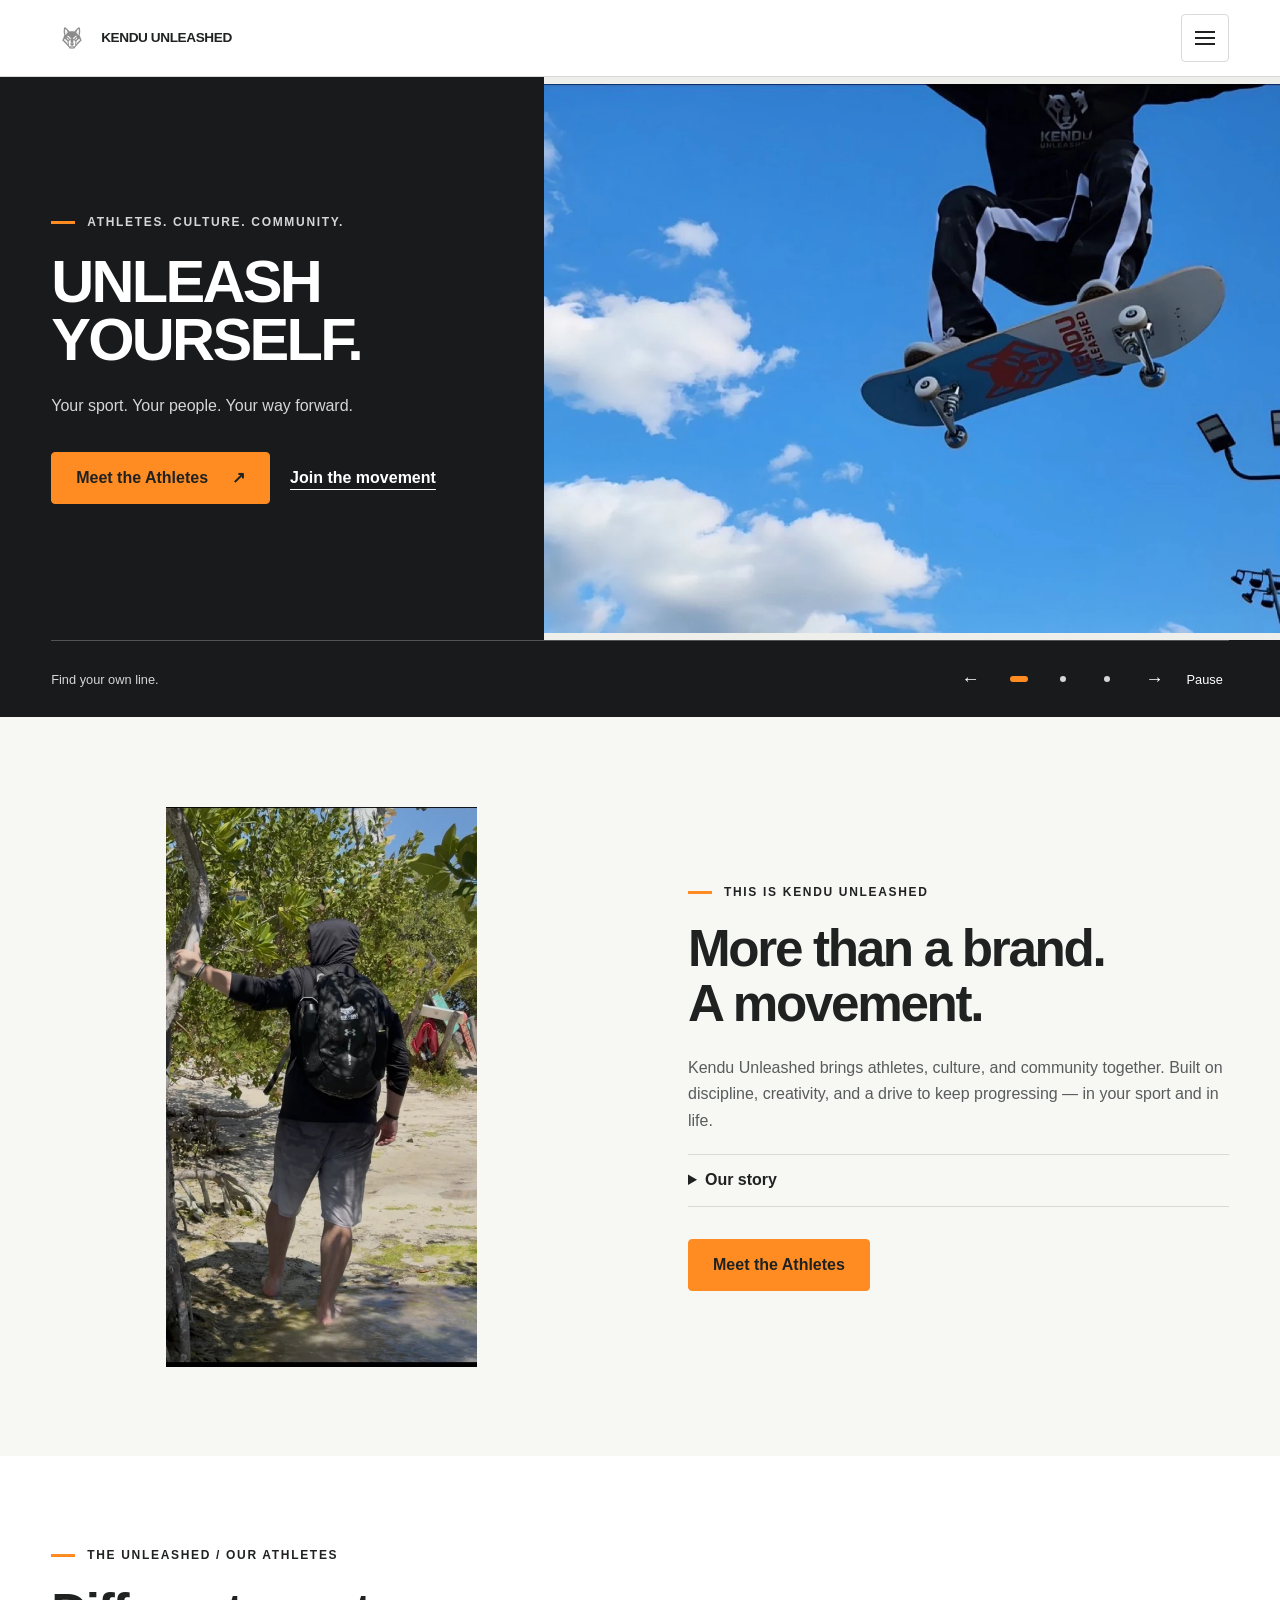
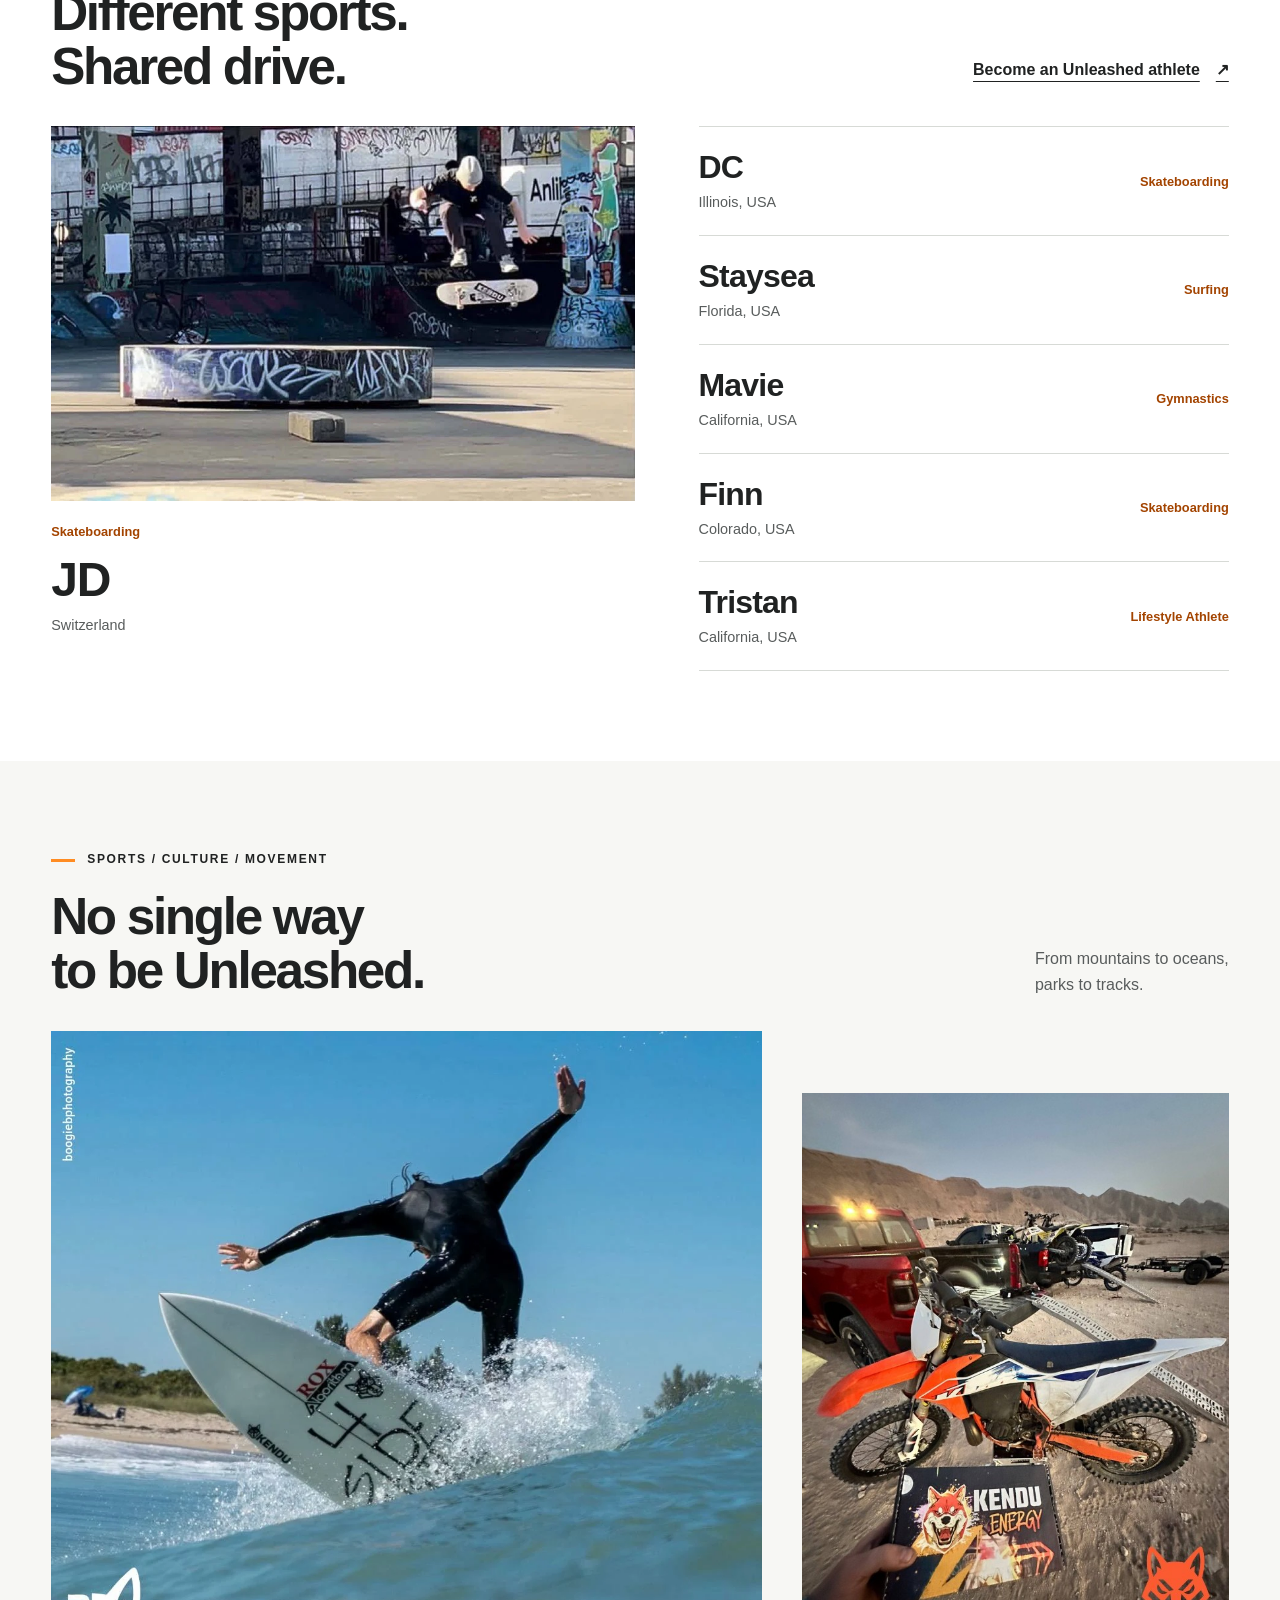
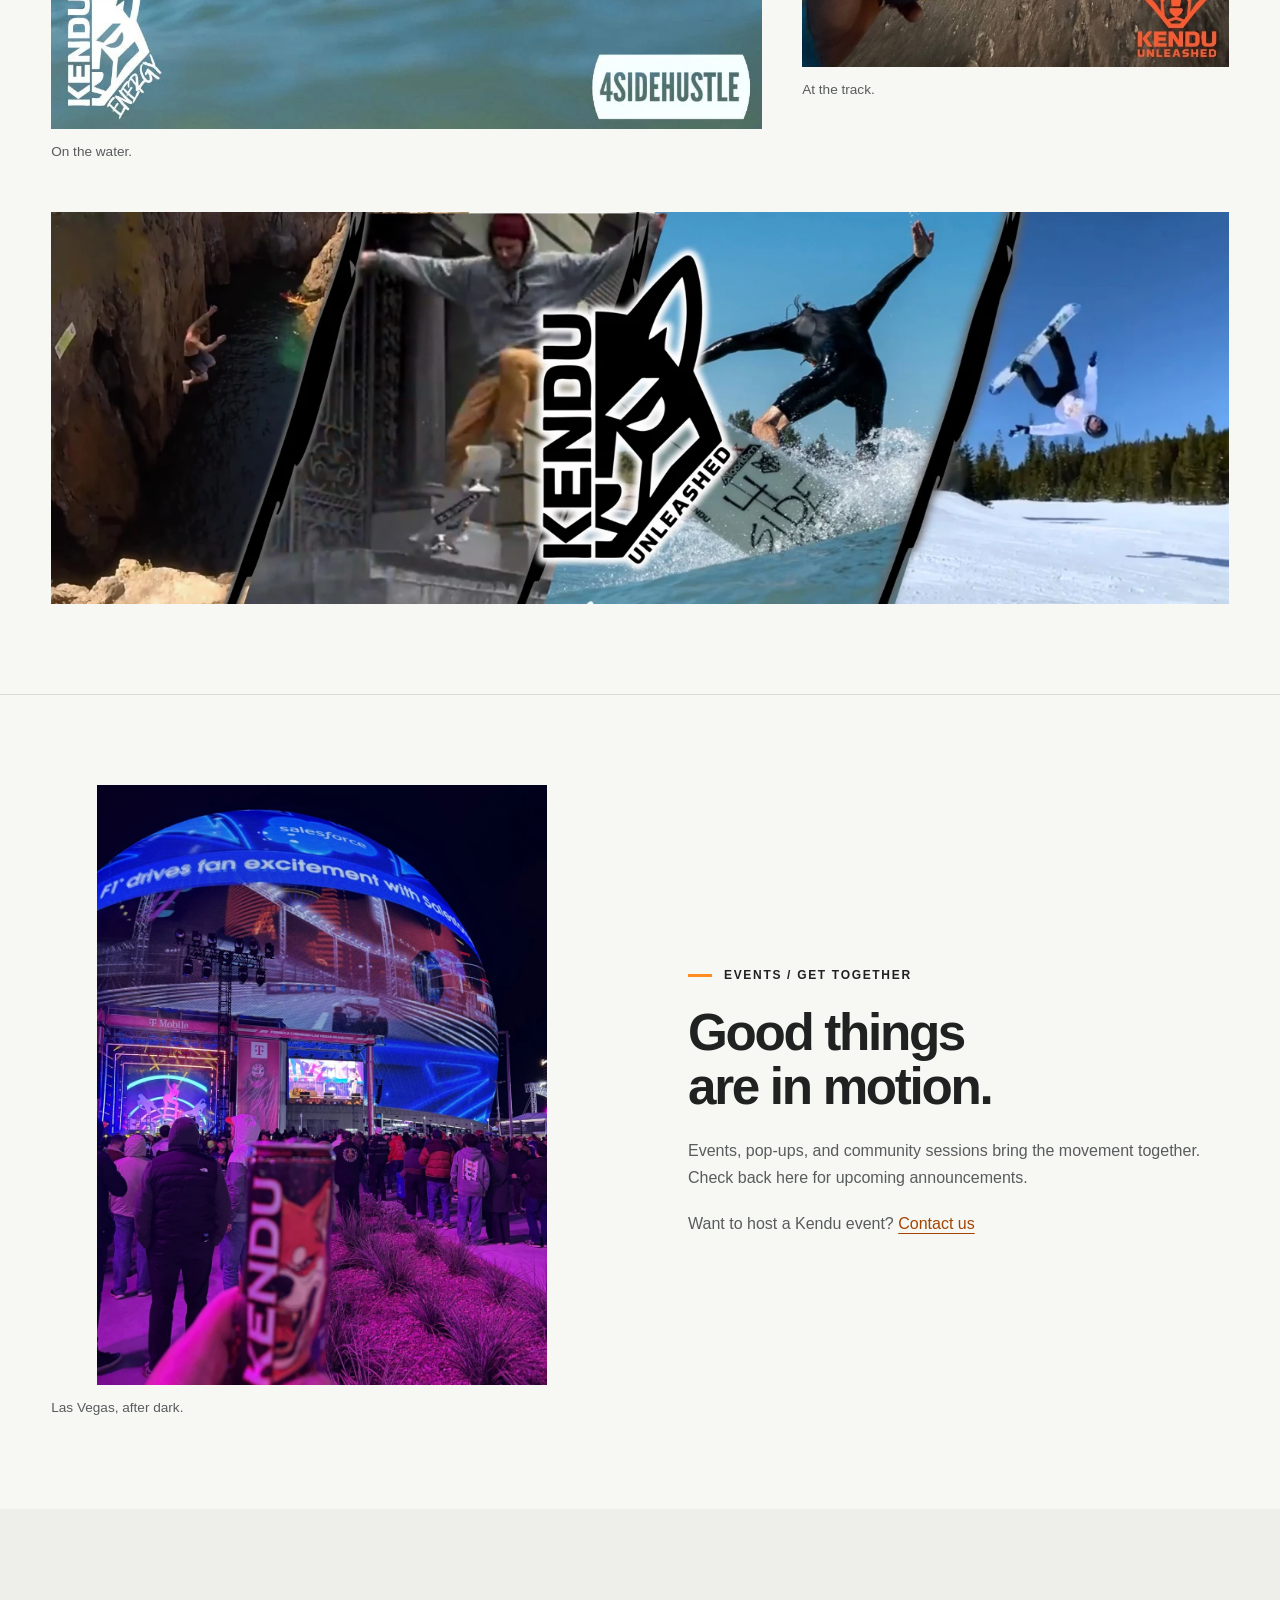
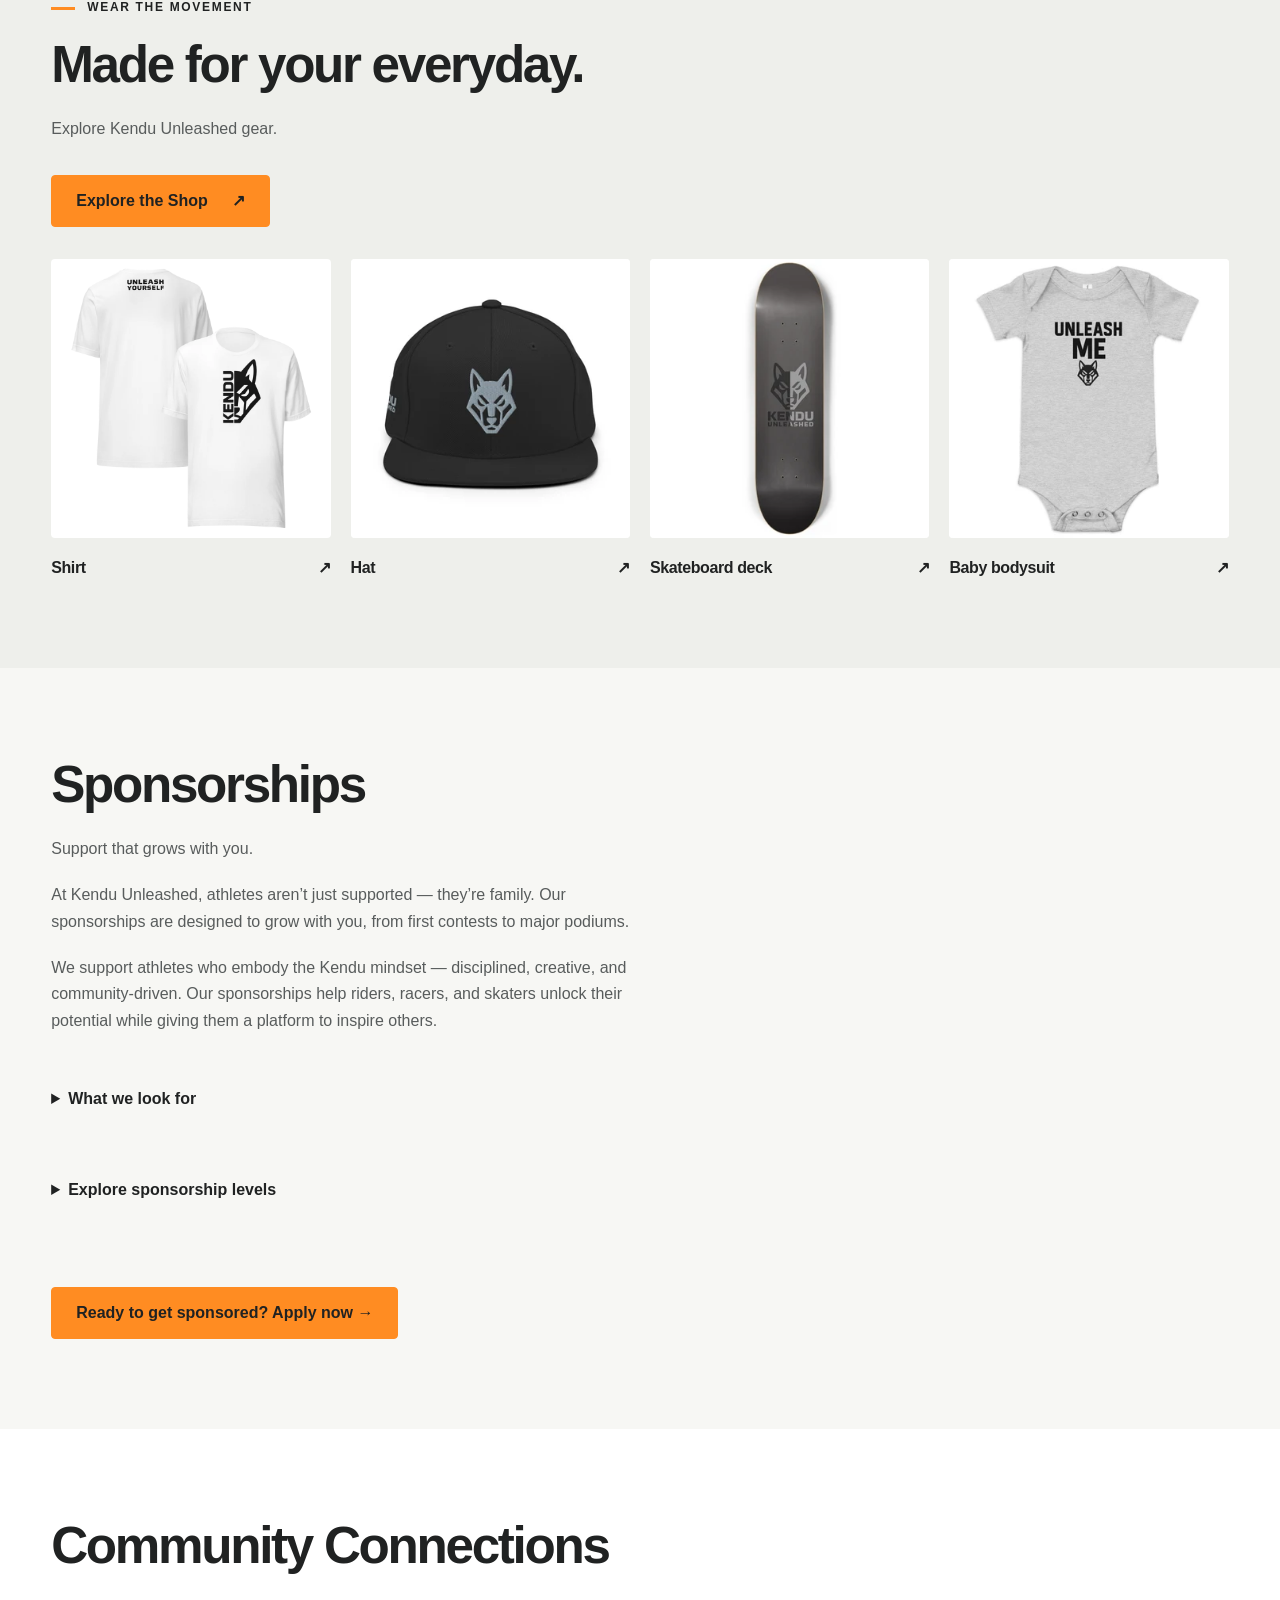
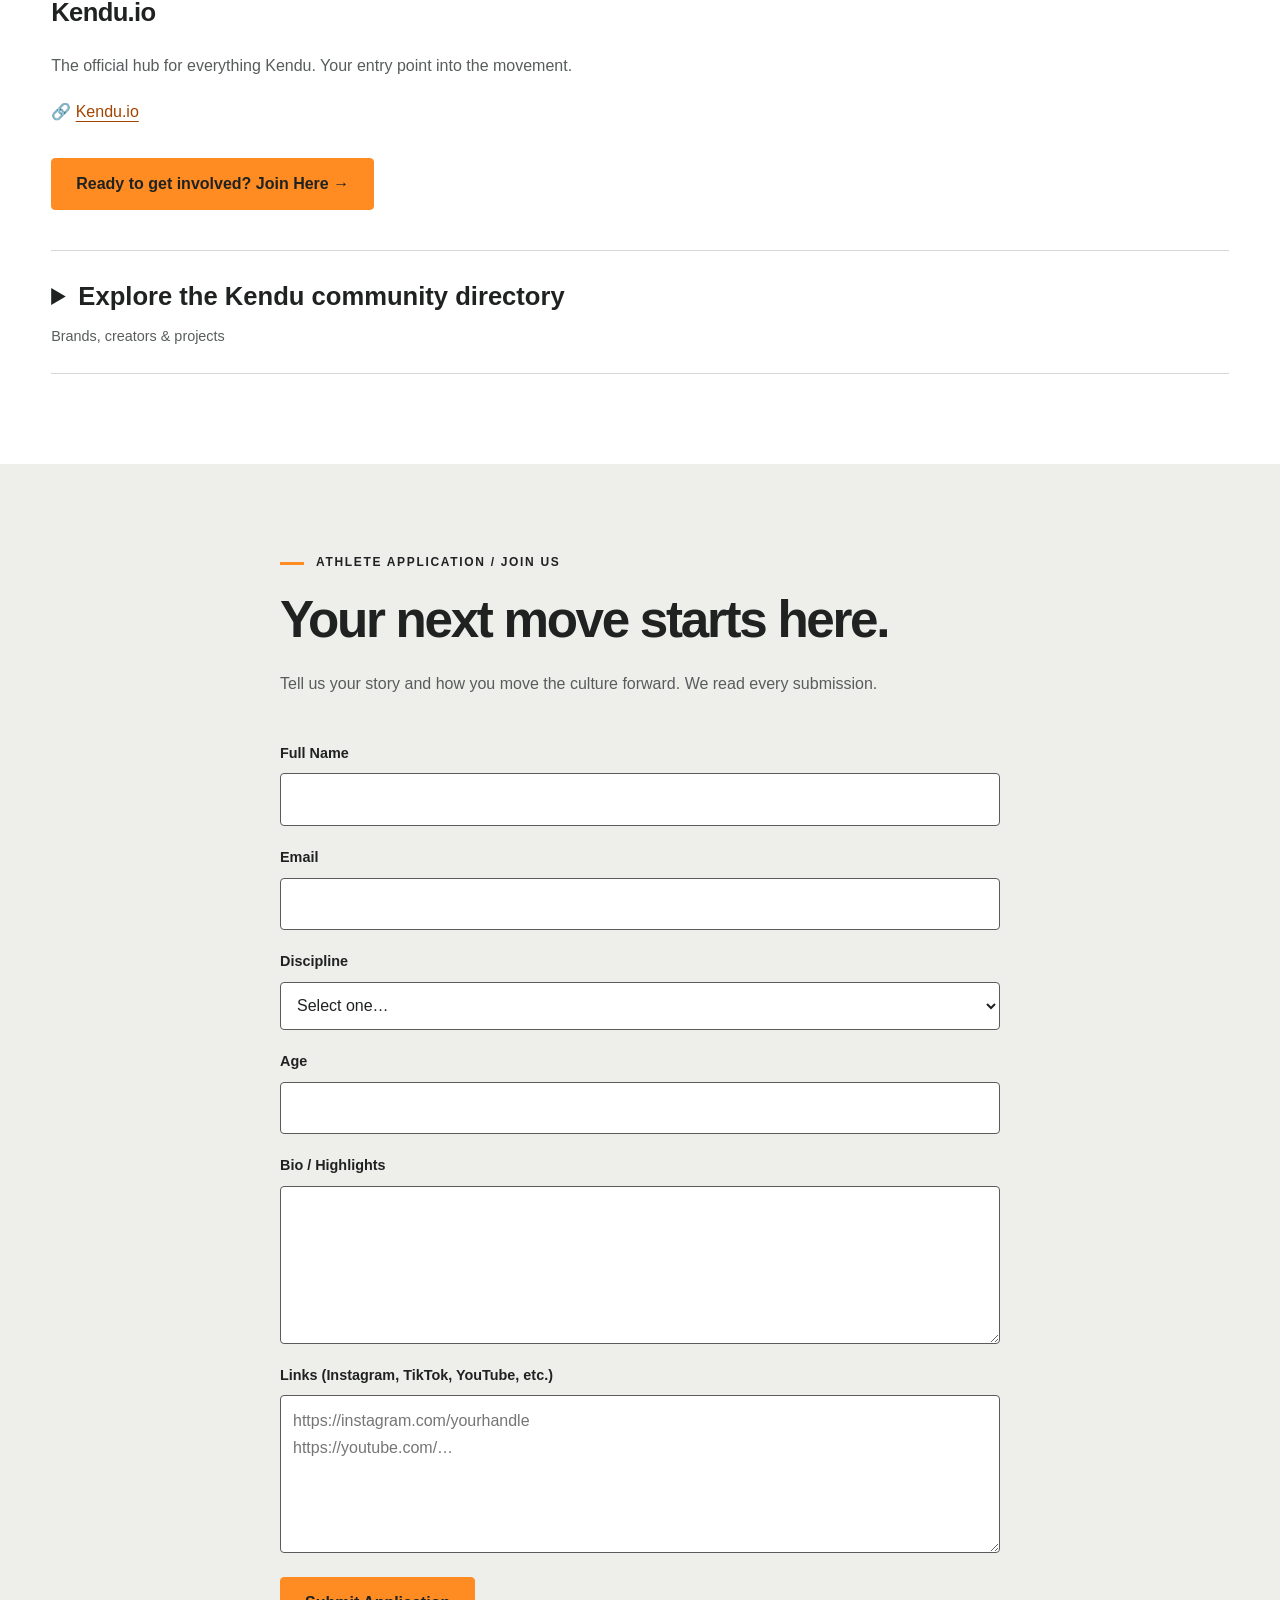
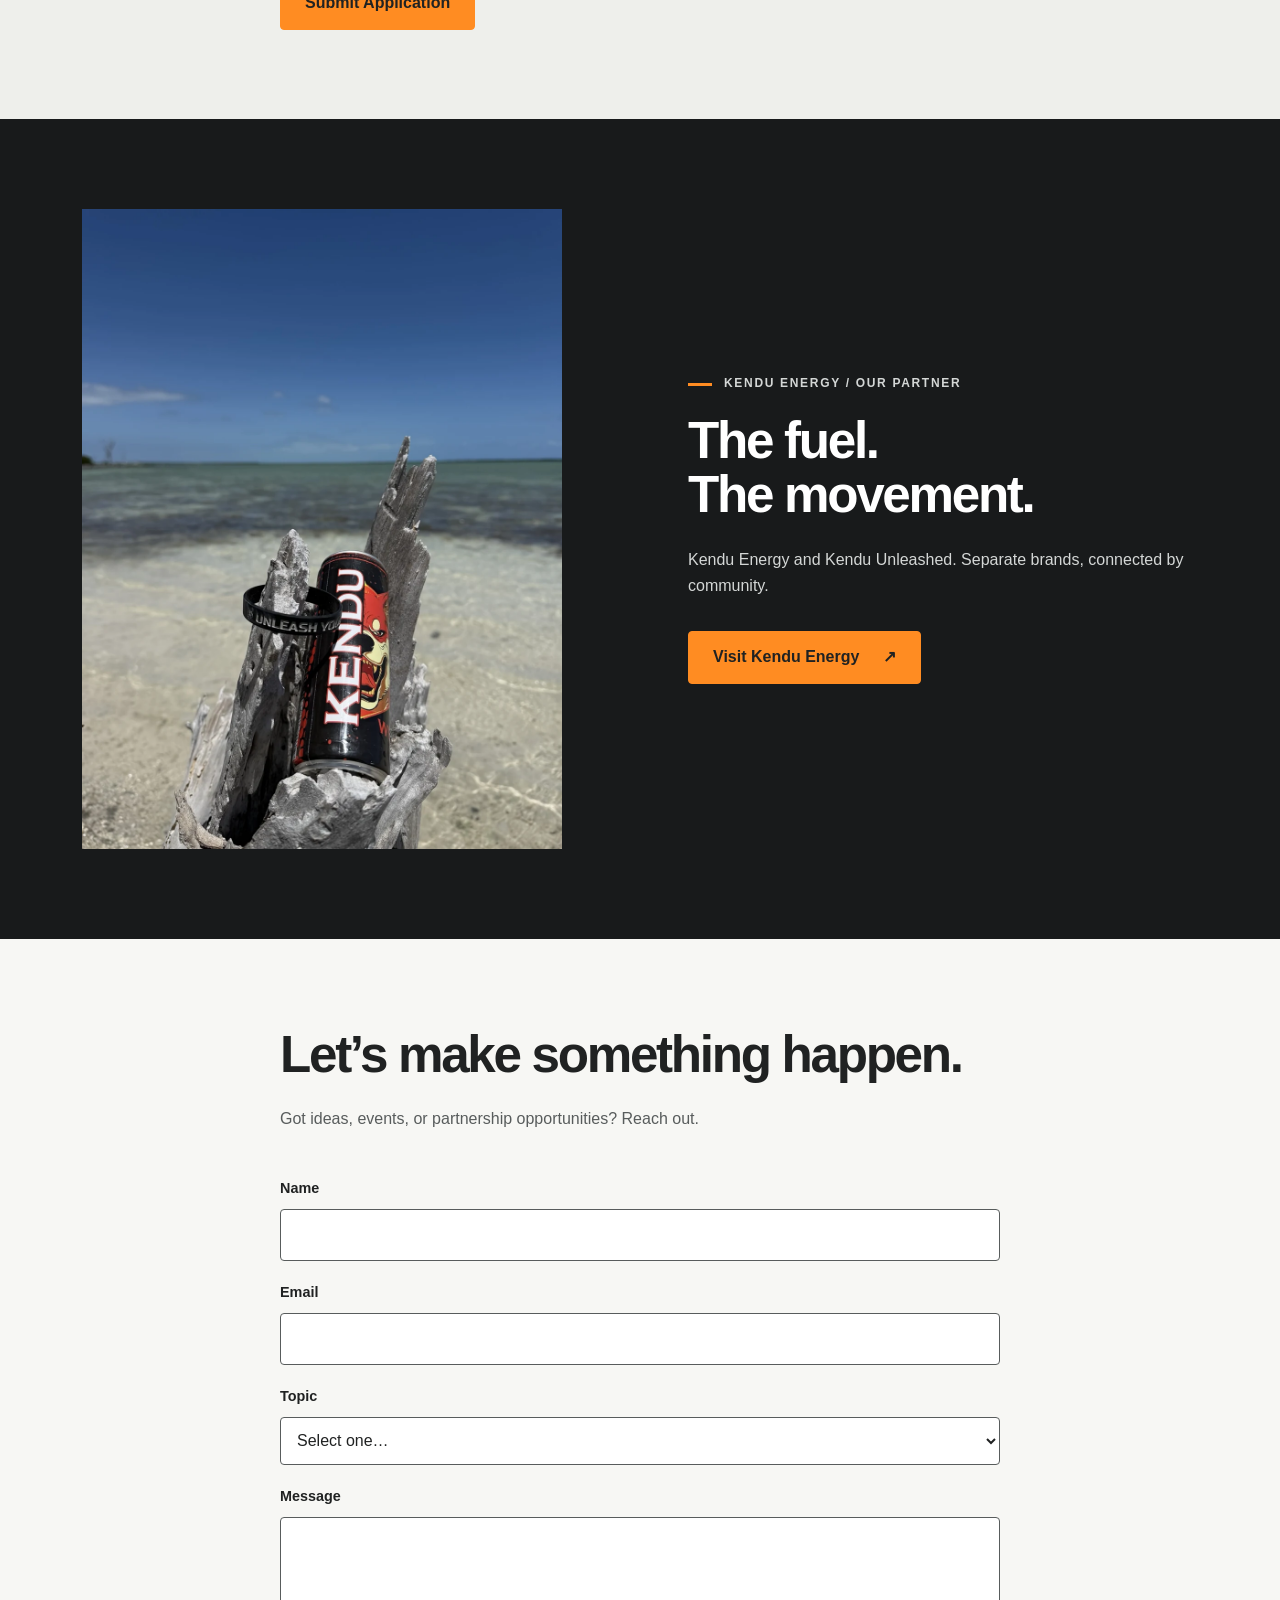
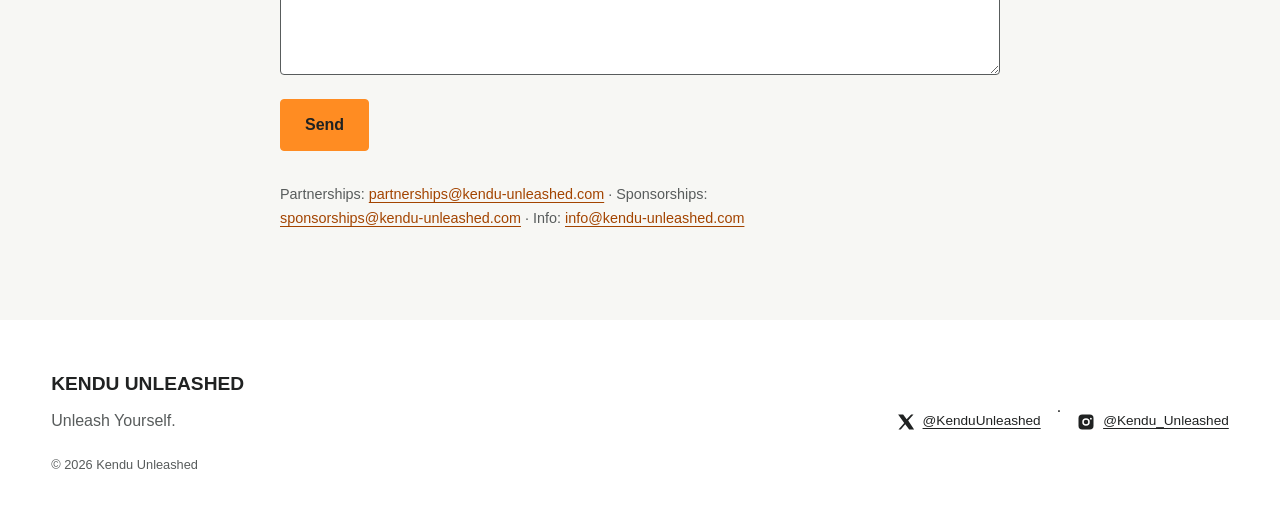
<file: index.html>
<!doctype html>

<html lang="en">
  <head>
    <meta charset="utf-8" />
    <title>Kendu Unleashed | Unleash Yourself</title>
    <link href="/styles.css" rel="stylesheet" />
    <link href="/assets/favicons/favicon.ico?v=4" rel="shortcut icon" />
    <link
      href="/assets/favicons/favicon-16x16.png?v=4"
      rel="icon"
      sizes="16x16"
      type="image/png"
    />
    <link
      href="/assets/favicons/favicon-32x32.png?v=4"
      rel="icon"
      sizes="32x32"
      type="image/png"
    />
    <link
      href="/assets/favicons/apple-touch-icon.png?v=4"
      rel="apple-touch-icon"
      sizes="180x180"
    />
    <link
      href="/assets/favicons/favicon-192x192.png?v=4"
      rel="icon"
      sizes="192x192"
      type="image/png"
    />
    <link
      href="/assets/favicons/favicon-512x512.png?v=4"
      rel="icon"
      sizes="512x512"
      type="image/png"
    />
    <meta content="Kendu Unleashed | Unleash Yourself" property="og:title" />
    <meta
      content="Unleash Yourself. Meet the Kendu Unleashed athletes and explore sports, culture, community, and the gear that goes with you."
      property="og:description"
    />
    <meta
      content="https://kendu-unleashed.com/assets/hero/skate-sky.webp"
      property="og:image"
    />
    <meta content="https://kendu-unleashed.com/" property="og:url" />
    <meta content="width=device-width, initial-scale=1" name="viewport" />
    <meta content="#f7f7f4" name="theme-color" />
    <meta
      content="Unleash Yourself. Meet the Kendu Unleashed athletes and explore sports, culture, community, and the gear that goes with you."
      name="description"
    />
    <script defer="" src="/scripts.js"></script>
    <meta
      content="Skateboarder airborne against a blue sky with a Kendu Unleashed deck"
      property="og:image:alt"
    />
    <meta content="website" property="og:type" />
    <meta content="summary_large_image" name="twitter:card" />
  </head>
  <body>
    <a class="skip-link" href="#main-content">Skip to content</a>
    <!-- ========================================
     NAVIGATION
======================================== -->
    <nav aria-label="Main navigation" class="site-nav">
      <div class="navwrap container">
        <a class="navbrand" href="#home">
          <img
            alt=""
            height="512"
            src="/assets/favicons/favicon-512x512.png"
            width="512"
          /><span>KENDU UNLEASHED</span>
        </a>
        <button
          aria-controls="primary-nav"
          aria-expanded="false"
          aria-label="Open menu"
          class="navtoggle"
          type="button"
        >
          <span class="hamburger"></span>
          <span class="sr-only">Menu</span>
        </button>
        <div class="navlinks" id="primary-nav">
          <a class="active" href="#home">Home</a>
          <a href="#about">About</a>
          <a href="#athletes">Athletes</a>
          <a href="#events">Events</a>
          <a href="#merch">Merch</a>
          <a href="#sponsorships">Sponsorships</a>
          <a href="#community">Community</a>
          <a href="#contact">Contact</a>
          <a href="#application">Application</a>
          <a href="#energy">Kendu Energy</a>
        </div>
      </div>
    </nav>
    <main id="main-content">
      <!-- ========================================
     HOME / HERO
======================================== -->
      <section
        aria-label="Featured Kendu photography"
        aria-labelledby="home-title"
        aria-roledescription="carousel"
        class="hero"
        id="home"
      >
        <div class="hero-slides">
          <figure
            aria-label="1 of 3"
            aria-roledescription="slide"
            class="hero-slide hero-slide--skate-sky is-active"
            data-caption="Find your own line."
            role="group"
          >
            <img
              alt="Skateboarder airborne against a blue sky with a Kendu Unleashed deck"
              class=""
              fetchpriority="high"
              height="860"
              src="/assets/hero/skate-sky.webp"
              width="1154"
            />
          </figure>
          <figure
            aria-label="2 of 3"
            aria-roledescription="slide"
            class="hero-slide hero-slide--skate-ramp"
            data-caption="Show up. Go all in."
            hidden=""
            role="group"
          >
            <img
              alt="Skateboarder in a yellow shirt above a ramp and an Unleash Yourself banner"
              class=""
              decoding="async"
              height="728"
              loading="lazy"
              src="/assets/hero/skate-ramp.webp"
              width="521"
            />
          </figure>
          <figure
            aria-label="3 of 3"
            aria-roledescription="slide"
            class="hero-slide hero-slide--dog-watching-surf"
            data-caption="Make room for the everyday."
            hidden=""
            role="group"
          >
            <img
              alt="Dog on the beach watching a surfer, with Kendu community artwork"
              class=""
              decoding="async"
              height="942"
              loading="lazy"
              src="/assets/hero/dog-watching-surf.webp"
              width="1200"
            />
          </figure>
        </div>
        <div class="hero-content container">
          <p class="eyebrow">Athletes. Culture. Community.</p>
          <h1 id="home-title">UNLEASH<br /><span>YOURSELF.</span></h1>
          <p class="hero-intro">Your sport. Your people. Your way forward.</p>
          <div class="cta-row">
            <a class="btn" href="#athletes"
              >Meet the Athletes <span aria-hidden="true">↗</span></a
            ><a class="text-link" href="#application">Join the movement</a>
          </div>
        </div>
        <div class="hero-bar container">
          <p class="hero-caption">Find your own line.</p>
          <div class="carousel-controls" hidden="">
            <button
              aria-label="Previous slide"
              class="carousel-prev"
              type="button"
            >
              ←
            </button>
            <div aria-label="Choose a slide" class="carousel-dots"></div>
            <button aria-label="Next slide" class="carousel-next" type="button">
              →</button
            ><button
              aria-label="Pause slideshow"
              class="carousel-pause"
              type="button"
            >
              Pause
            </button>
          </div>
        </div>
        <p
          aria-atomic="true"
          aria-live="polite"
          class="sr-only carousel-status"
        ></p>
      </section>
      <!-- ========================================
     ABOUT
======================================== -->
      <section
        aria-labelledby="about-title"
        class="section about-section"
        id="about"
      >
        <div class="section-inner container">
          <img
            alt="Person walking toward the beach with a Kendu Unleashed backpack"
            class="feature-image"
            decoding="async"
            height="1000"
            loading="lazy"
            src="/assets/stories/beach-walk.webp"
            width="556"
          />
          <div class="section-copy">
            <p class="eyebrow">This is Kendu Unleashed</p>
            <h2 id="about-title">More than a brand. A movement.</h2>
            <p>
              Kendu Unleashed brings athletes, culture, and community together.
              Built on discipline, creativity, and a drive to keep progressing —
              in your sport and in life.
            </p>
            <details class="brand-story">
              <summary>Our story</summary>
              <p>
                Backed by the Kendu Community, we’re here to support the next
                generation of skaters, riders, racers, and shredders.
              </p>
              <p>
                Born from action sports, Kendu Unleashed represents those who
                refuse to settle. Our mission is simple: support athletes,
                empower communities, and inspire progression at every level.
              </p>
              <p>
                We’re here for the athletes grinding in the park or shredding
                the waves, the kids chasing their first podium and the fans who
                live for the energy of competition. Whether it’s through
                apparel, events, or athlete sponsorships, Kendu Unleashed exists
                to support the journey of all athletes and celebrate the moments
                that matter.
              </p>
              <p>We are more than a brand.<br />We are The Unleashed.</p>
            </details>
            <div class="cta-row">
              <a class="btn" href="#athletes">Meet the Athletes</a>
            </div>
          </div>
        </div>
      </section>
      <!-- ========================================
     ATHLETES
======================================== -->
      <section
        aria-labelledby="athletes-title"
        class="section athletes-section"
        id="athletes"
      >
        <div class="section-inner container">
          <div class="section-heading">
            <div>
              <p class="eyebrow">The Unleashed / Our athletes</p>
              <h2 id="athletes-title">Different sports.<br />Shared drive.</h2>
            </div>
            <a class="text-link" href="#application"
              >Become an Unleashed athlete <span aria-hidden="true">↗</span></a
            >
          </div>
          <div class="athlete-roster">
            <article class="athlete-card athlete-card--featured">
              <img
                alt="JD skateboarding at a graffiti-covered skatepark"
                class="athlete-photo"
                decoding="async"
                height="740"
                loading="lazy"
                src="/assets/athletes/jd-skatepark.webp"
                width="1152"
              />
              <div class="athlete-copy">
                <p class="athlete-sport">Skateboarding</p>
                <h3>JD</h3>
                <p class="athlete-location">Switzerland</p>
              </div>
            </article>
            <div class="athlete-list">
              <!-- ATHLETE CARD: duplicate one article and change only approved public details. Add a confirmed photo with class="athlete-photo" if available. -->
              <article class="athlete-card">
                <div class="athlete-copy">
                  <div>
                    <h3>DC</h3>
                    <p class="athlete-location">Illinois, USA</p>
                  </div>
                  <p class="athlete-sport">Skateboarding</p>
                </div>
              </article>
              <article class="athlete-card">
                <div class="athlete-copy">
                  <div>
                    <h3>Staysea</h3>
                    <p class="athlete-location">Florida, USA</p>
                  </div>
                  <p class="athlete-sport">Surfing</p>
                </div>
              </article>
              <article class="athlete-card">
                <div class="athlete-copy">
                  <div>
                    <h3>Mavie</h3>
                    <p class="athlete-location">California, USA</p>
                  </div>
                  <p class="athlete-sport">Gymnastics</p>
                </div>
              </article>
              <article class="athlete-card">
                <div class="athlete-copy">
                  <div>
                    <h3>Finn</h3>
                    <p class="athlete-location">Colorado, USA</p>
                  </div>
                  <p class="athlete-sport">Skateboarding</p>
                </div>
              </article>
              <article class="athlete-card">
                <div class="athlete-copy">
                  <div>
                    <h3>Tristan</h3>
                    <p class="athlete-location">California, USA</p>
                  </div>
                  <p class="athlete-sport">Lifestyle Athlete</p>
                </div>
              </article>
            </div>
          </div>
        </div>
      </section>
      <!-- ========================================
     CULTURE / IN MOTION
======================================== -->
      <section
        aria-labelledby="culture-title"
        class="section culture-section"
        id="culture"
      >
        <div class="container">
          <div class="section-heading">
            <div>
              <p class="eyebrow">Sports / Culture / Movement</p>
              <h2 id="culture-title">No single way<br />to be Unleashed.</h2>
            </div>
            <p>From mountains to oceans,<br />parks to tracks.</p>
          </div>
          <div class="culture-grid">
            <figure>
              <img
                alt="Surfer turning above a wave on a branded board; original photographer and 4SIDEHUSTLE credits remain visible"
                class="culture-photo"
                decoding="async"
                height="1150"
                loading="lazy"
                src="/assets/stories/surf-action.webp"
                width="1170"
              />
              <figcaption>On the water.</figcaption>
            </figure>
            <figure>
              <img
                alt="Dirt bike and Kendu gear at the track"
                class="culture-photo"
                decoding="async"
                height="870"
                loading="lazy"
                src="/assets/images/dirtbike.jpg"
                width="647"
              />
              <figcaption>At the track.</figcaption>
            </figure>
          </div>
          <figure class="brand-panorama">
            <img
              alt="Kendu Unleashed graphic featuring cliff jumping, skateboarding, watersports, and snow sports"
              class=""
              decoding="async"
              height="512"
              loading="lazy"
              src="/assets/branding/multi-sport-banner.webp"
              width="1536"
            />
          </figure>
          <!-- FUTURE VIDEO: insert an approved Kendu Unleashed in Motion reel here; see the editing guide. -->
        </div>
      </section>
      <!-- ========================================
     EVENTS
======================================== -->
      <section
        aria-labelledby="events-title"
        class="section events-section"
        id="events"
      >
        <div class="section-inner container">
          <figure class="event-photo">
            <img
              alt="Kendu Energy can photographed against the Sphere and nighttime event lights in Las Vegas"
              class="feature-image"
              decoding="async"
              height="1400"
              loading="lazy"
              src="/assets/events/las-vegas-night.webp"
              width="1050"
            />
            <figcaption>Las Vegas, after dark.</figcaption>
          </figure>
          <div class="section-copy">
            <p class="eyebrow">Events / Get together</p>
            <h2 id="events-title">Good things are in motion.</h2>
            <p>
              Events, pop-ups, and community sessions bring the movement
              together. Check back here for upcoming announcements.
            </p>
            <p>Want to host a Kendu event? <a href="#contact">Contact us</a></p>
          </div>
        </div>
      </section>
      <!-- ========================================
     MERCH
======================================== -->
      <section
        aria-labelledby="merch-title"
        class="section merch-section"
        id="merch"
      >
        <div class="section-inner container">
          <div class="section-copy">
            <p class="eyebrow">Wear the movement</p>
            <h2 id="merch-title">Made for your everyday.</h2>
            <p>Explore Kendu Unleashed gear.</p>
            <div class="cta-row">
              <a
                class="btn"
                href="https://shop.kendu-unleashed.com"
                rel="noopener"
                target="_blank"
                >Explore the Shop <span aria-hidden="true">↗</span></a
              >
            </div>
          </div>
          <div class="product-grid">
            <a
              class="product-card"
              href="https://shop.kendu-unleashed.com"
              rel="noopener"
              target="_blank"
              ><div class="product-media">
                <img
                  alt="White Kendu Unleashed shirt showing the front and back"
                  class=""
                  decoding="async"
                  height="832"
                  loading="lazy"
                  src="/assets/merch/unleash-shirt.webp"
                  width="832"
                />
              </div>
              <h3 class="product-name">
                Shirt<span aria-hidden="true">↗</span>
              </h3></a
            ><a
              class="product-card"
              href="https://shop.kendu-unleashed.com"
              rel="noopener"
              target="_blank"
              ><div class="product-media">
                <img
                  alt="Black hat with a Kendu logo"
                  class=""
                  decoding="async"
                  height="352"
                  loading="lazy"
                  src="/assets/merch/logo-hat.webp"
                  width="352"
                />
              </div>
              <h3 class="product-name">
                Hat<span aria-hidden="true">↗</span>
              </h3></a
            ><a
              class="product-card"
              href="https://shop.kendu-unleashed.com"
              rel="noopener"
              target="_blank"
              ><div class="product-media">
                <img
                  alt="Black Kendu Unleashed skateboard deck"
                  class=""
                  decoding="async"
                  height="352"
                  loading="lazy"
                  src="/assets/merch/logo-skateboard-deck.webp"
                  width="352"
                />
              </div>
              <h3 class="product-name">
                Skateboard deck<span aria-hidden="true">↗</span>
              </h3></a
            ><a
              class="product-card"
              href="https://shop.kendu-unleashed.com"
              rel="noopener"
              target="_blank"
              ><div class="product-media">
                <img
                  alt="Gray baby bodysuit with Unleash Me lettering"
                  class=""
                  decoding="async"
                  height="352"
                  loading="lazy"
                  src="/assets/merch/baby-bodysuit.webp"
                  width="352"
                />
              </div>
              <h3 class="product-name">
                Baby bodysuit<span aria-hidden="true">↗</span>
              </h3></a
            >
          </div>
        </div>
      </section>
      <!-- ========================================
     SPONSORSHIPS
======================================== -->
      <section
        aria-labelledby="sponsorships-title"
        class="section sponsorships-section"
        id="sponsorships"
      >
        <div class="section-inner container">
          <div class="section-copy">
            <h2 id="sponsorships-title">Sponsorships</h2>
            <p>Support that grows with you.</p>
            <p>
              At Kendu Unleashed, athletes aren’t just supported — they’re
              family. Our sponsorships are designed to grow with you, from first
              contests to major podiums.
            </p>
            <p>
              We support athletes who embody the Kendu mindset — disciplined,
              creative, and community-driven. Our sponsorships help riders,
              racers, and skaters unlock their potential while giving them a
              platform to inspire others.
            </p>
          </div>
          <details class="sponsorship-details">
            <summary>What we look for</summary>
            <p>
              Passion, discipline, creativity, and a community-driven mindset.
            </p>
            <ul class="sponsor-list">
              <li>Dedication in your sport and beyond</li>
              <li>Progression, creativity, and resilience</li>
              <li>A willingness to represent the Kendu movement with pride</li>
            </ul>
          </details>
          <details class="sponsorship-program">
            <summary>Explore sponsorship levels</summary>
            <div class="tiers-grid">
              <div class="section-copy tier bronze">
                <h3 class="tier-title">Bronze – Flow Support</h3>
                <p>
                  <em
                    >For up-and-coming athletes proving themselves in the
                    scene.</em
                  >
                </p>
                <ul class="sponsor-list">
                  <li>
                    Starter Gear Pack (1 t-shirt + 1 hat + 1 sticker pack)
                  </li>
                  <li>Shoutouts &amp; reposts on Kendu social media</li>
                  <li>Name listed on the Kendu Community page</li>
                  <li>Access to exclusive Kendu community events</li>
                </ul>
              </div>
              <div class="section-copy tier silver">
                <h3 class="tier-title">Silver – Community Athlete</h3>
                <p>
                  <em
                    >For athletes actively competing and representing in their
                    local scene.</em
                  >
                </p>
                <ul class="sponsor-list">
                  <li>All Bronze benefits</li>
                  <li>
                    Quarterly Merch Allowance (choice of 2–3 apparel items per
                    season)
                  </li>
                  <li>Social media collabs + feature post on Kendu channels</li>
                  <li>Discounts on additional Kendu gear</li>
                  <li>Priority consideration for Gold level</li>
                </ul>
              </div>
              <div class="section-copy tier gold">
                <h3 class="tier-title">Gold – Sponsored Athlete</h3>
                <p>
                  <em
                    >For established athletes making podiums and leading their
                    community.</em
                  >
                </p>
                <ul class="sponsor-list">
                  <li>All Silver benefits</li>
                  <li>
                    Full Merch Support (event gear, hoodie, multiple tees, hat,
                    and accessories)
                  </li>
                  <li>
                    Dedicated highlight post + athlete feature on Kendu channels
                  </li>
                  <li>Partial event registration support (case by case)</li>
                  <li>
                    Early access to new product drops &amp; prototype gear
                  </li>
                  <li>Athlete profile spotlighted on Kendu site</li>
                </ul>
              </div>
            </div>
          </details>
          <div class="cta-row">
            <a class="btn" href="#application"
              >Ready to get sponsored? Apply now →</a
            >
          </div>
        </div>
      </section>
      <!-- ========================================
     COMMUNITY
======================================== -->
      <section
        aria-labelledby="community-title"
        class="section community-section"
        id="community"
      >
        <div class="section-inner container">
          <div class="section-copy">
            <h2 id="community-title">Community Connections</h2>
            <h3>Kendu.io</h3>
            <p>
              The official hub for everything Kendu. Your entry point into the
              movement.
            </p>
            <p>
              🔗
              <a href="https://kendu.io" rel="noopener" target="_blank"
                >Kendu.io</a
              >
            </p>
            <div class="cta-row">
              <a
                class="btn"
                href="https://kendu.io"
                rel="noopener"
                target="_blank"
                >Ready to get involved? Join Here →</a
              >
            </div>
            <details class="community-directory">
              <summary>
                Explore the Kendu community directory
                <span>Brands, creators &amp; projects</span>
              </summary>
              <h3>Core Lifestyle Brands</h3>
              <div class="brand-grid">
                <div class="brand-card">
                  <picture>
                    <source
                      srcset="/assets/community-logos/kendu-street.avif"
                      type="image/avif"
                    />
                    <img
                      alt="KenduSTREET logo"
                      decoding="async"
                      height="853"
                      loading="lazy"
                      src="/assets/community-logos/kendu-street.avif"
                      width="1280"
                    />
                  </picture>
                  <h4>KenduSTREET</h4>
                  <p>
                    The streets are the heart of Kendu. From skate parks to city
                    corners, KenduSTREET is where the culture lives and
                    breathes.
                  </p>
                  <p>
                    🔗
                    <a
                      href="https://instagram.com/Kendu_Unleashed"
                      rel="noopener"
                      target="_blank"
                      >Instagram</a
                    >
                  </p>
                </div>
                <div class="brand-card">
                  <picture>
                    <source
                      srcset="/assets/community-logos/kendu-coffee.avif"
                      type="image/avif"
                    />
                    <img
                      alt="Kendu Coffee logo"
                      decoding="async"
                      height="1280"
                      loading="lazy"
                      src="/assets/community-logos/kendu-coffee.avif"
                      width="1280"
                    />
                  </picture>
                  <h4>Kendu Coffee</h4>
                  <p>
                    Brewed for early mornings, late nights, and every session in
                    between.
                  </p>
                  <p>
                    🔗
                    <a
                      href="https://kenducoffee.com"
                      rel="noopener"
                      target="_blank"
                      >Shop Kendu Coffee</a
                    ><br />
                    🔗
                    <a
                      href="https://x.com/KenduCoffee"
                      rel="noopener"
                      target="_blank"
                      >@KenduCoffee on X</a
                    >
                  </p>
                </div>
                <div class="brand-card">
                  <picture>
                    <source
                      srcset="/assets/community-logos/kendu-creator.avif"
                      type="image/avif"
                    />
                    <img
                      alt="Kendu Creator logo"
                      decoding="async"
                      height="1333"
                      loading="lazy"
                      src="/assets/community-logos/kendu-creator.avif"
                      width="1000"
                    />
                  </picture>
                  <h4>Kendu Creator</h4>
                  <p>
                    A platform to unleash your vision through art, media, and
                    collaboration.
                  </p>
                  <p>
                    🔗
                    <a
                      href="https://kenducreator.com"
                      rel="noopener"
                      target="_blank"
                      >Kendu Creator</a
                    >
                  </p>
                </div>
              </div>
              <hr class="section" />
              <h3>Creative &amp; Fashion</h3>
              <div class="brand-grid">
                <div class="brand-card">
                  <picture>
                    <source
                      srcset="/assets/community-logos/kendu-unstitched.avif"
                      type="image/avif"
                    />
                    <img
                      alt="Kendu Unstitched logo"
                      decoding="async"
                      height="1300"
                      loading="lazy"
                      src="/assets/community-logos/kendu-unstitched.avif"
                      width="1300"
                    />
                  </picture>
                  <h4>Kendu Unstitched</h4>
                  <p>Raw, minimal, unfiltered — fashion without limits.</p>
                  <p>
                    🔗
                    <a
                      href="https://kendu-unstitched.square.site/"
                      rel="noopener"
                      target="_blank"
                      >Shop Kendu Unstitched</a
                    >
                  </p>
                </div>
                <div class="brand-card">
                  <picture>
                    <source
                      srcset="/assets/community-logos/kendu-brilliance.avif"
                      type="image/avif"
                    />
                    <img
                      alt="Kendu Brilliance logo"
                      decoding="async"
                      height="640"
                      loading="lazy"
                      src="/assets/community-logos/kendu-brilliance.avif"
                      width="640"
                    />
                  </picture>
                  <h4>Kendu Brilliance</h4>
                  <p>
                    Shining a light on creativity, innovation, and community.
                  </p>
                  <p>
                    🔗
                    <a
                      href="https://kendubrilliance.com"
                      rel="noopener"
                      target="_blank"
                      >kendubrilliance.com</a
                    ><br />
                    🔗
                    <a
                      href="https://x.com/KenduBrilliance"
                      rel="noopener"
                      target="_blank"
                      >@KenduBrilliance on X</a
                    >
                  </p>
                </div>
                <div class="brand-card">
                  <picture>
                    <source
                      srcset="/assets/community-logos/kendu-spice.avif"
                      type="image/avif"
                    />
                    <img
                      alt="Kendu Spice logo"
                      decoding="async"
                      height="1280"
                      loading="lazy"
                      src="/assets/community-logos/kendu-spice.avif"
                      width="1280"
                    />
                  </picture>
                  <h4>Kendu Spice</h4>
                  <p>Flavor with attitude — built for the bold.</p>
                  <p>
                    🔗
                    <a
                      href="https://x.com/KenduSpice"
                      rel="noopener"
                      target="_blank"
                      >@KenduSpice on X</a
                    >
                  </p>
                </div>
              </div>
              <hr class="section" />
              <h3>Expansions</h3>
              <div class="brand-grid">
                <div class="brand-card">
                  <picture
                    ><source
                      srcset="/assets/community-logos/kendu-games.avif"
                      type="image/avif" />
                    <img
                      alt="Kendu Games logo"
                      decoding="async"
                      height="1024"
                      loading="lazy"
                      src="/assets/community-logos/kendu-games.avif"
                      width="1024"
                  /></picture>
                  <h4>Kendu Games</h4>
                  <p>
                    Indie studio by ex-Bioware &amp; AAA devs. Play bold, play
                    Kendu.
                  </p>
                  <p>
                    🔗
                    <a
                      href="https://x.com/KenduGames"
                      rel="noopener"
                      target="_blank"
                      >@KenduGames on X</a
                    >
                  </p>
                </div>
                <div class="brand-card">
                  <picture
                    ><source
                      srcset="/assets/community-logos/kendu-entertainment.avif"
                      type="image/avif" />
                    <img
                      alt="Kendu Entertainment logo"
                      decoding="async"
                      height="1024"
                      loading="lazy"
                      src="/assets/community-logos/kendu-entertainment.avif"
                      width="1024"
                  /></picture>
                  <h4>Kendu Entertainment</h4>
                  <p>
                    Clubs, music, and sport — Kolkata's nights light up with
                    Kendu.
                  </p>
                  <p>
                    🔗
                    <a
                      href="https://x.com/kenduentertain"
                      rel="noopener"
                      target="_blank"
                      >@kenduentertain on X</a
                    >
                  </p>
                </div>
                <div class="brand-card">
                  <picture
                    ><source
                      srcset="/assets/community-logos/kendu-elements.avif"
                      type="image/avif" />
                    <img
                      alt="Kendu Elements logo"
                      decoding="async"
                      height="930"
                      loading="lazy"
                      src="/assets/community-logos/kendu-elements.avif"
                      width="930"
                  /></picture>
                  <h4>Kendu Elements</h4>
                  <p>
                    NFT project supercharging initiatives to help Kendu grow.
                  </p>
                  <p>
                    🔗
                    <a
                      href="https://kenduelements.xyz/"
                      rel="noopener"
                      target="_blank"
                      >kenduelements.xyz</a
                    >
                  </p>
                </div>
                <div class="brand-card">
                  <picture
                    ><source
                      srcset="/assets/community-logos/kendu-beer.avif"
                      type="image/avif" />
                    <img
                      alt="Kendu Beer logo"
                      decoding="async"
                      height="1280"
                      loading="lazy"
                      src="/assets/community-logos/kendu-beer.avif"
                      width="957"
                  /></picture>
                  <h4>Kendu Beer</h4>
                  <p>Brewed in the EU, crafted with spirit. Kendu Beer.</p>
                  <p>
                    🔗
                    <a
                      href="https://x.com/kendubeers"
                      rel="noopener"
                      target="_blank"
                      >@kendubeers on X</a
                    >
                  </p>
                </div>
                <div class="brand-card">
                  <picture
                    ><source
                      srcset="/assets/community-logos/kendu-plushies.avif"
                      type="image/avif" />
                    <img
                      alt="Kendu Plushies logo"
                      decoding="async"
                      height="400"
                      loading="lazy"
                      src="/assets/community-logos/kendu-plushies.avif"
                      width="400"
                  /></picture>
                  <h4>Kendu Plushies</h4>
                  <p>Plushies with a tale to tell. Hug the Kendu story.</p>
                  <p>
                    🔗
                    <a
                      href="https://kendu-tales.online/"
                      rel="noopener"
                      target="_blank"
                      >kendu-tales.online</a
                    >
                  </p>
                </div>
                <div class="brand-card">
                  <picture
                    ><source
                      srcset="/assets/community-logos/kendu-printables.avif"
                      type="image/avif" />
                    <img
                      alt="Kendu Printables logo"
                      decoding="async"
                      height="680"
                      loading="lazy"
                      src="/assets/community-logos/kendu-printables.avif"
                      width="649"
                  /></picture>
                  <h4>Kendu Printables</h4>
                  <p>Keychains, glasses, and more. Print your Kendu fun.</p>
                  <p>
                    🔗
                    <a
                      href="https://www.printables.com/@KenduWood_2995984"
                      rel="noopener"
                      target="_blank"
                      >Kendu on Printables</a
                    >
                  </p>
                </div>
                <div class="brand-card">
                  <picture
                    ><source
                      srcset="/assets/community-logos/kendu-vendu.avif"
                      type="image/avif" />
                    <img
                      alt="Kendu Vendu logo"
                      decoding="async"
                      height="959"
                      loading="lazy"
                      src="/assets/community-logos/kendu-vendu.avif"
                      width="959"
                  /></picture>
                  <h4>🛒 Kendu Vendu</h4>
                  <p>Kendu vending machines from Nashville, Tennessee.</p>
                  <p>
                    🔗
                    <a
                      href="https://x.com/KenduVendingTN"
                      rel="noopener"
                      target="_blank"
                      >@KenduVendingTN on X</a
                    >
                  </p>
                </div>
                <div class="brand-card">
                  <picture
                    ><source
                      srcset="/assets/community-logos/kendu-organics.avif"
                      type="image/avif" />
                    <img
                      alt="Kendu Organics logo"
                      decoding="async"
                      height="2048"
                      loading="lazy"
                      src="/assets/community-logos/kendu-organics.avif"
                      width="1536"
                  /></picture>
                  <h4>Kendu Organics</h4>
                  <p>Organic body care, powered by Kendu.</p>
                  <p>
                    🔗
                    <a
                      href="https://kenduorganics.com/"
                      rel="noopener"
                      target="_blank"
                      >kenduorganics.com</a
                    >
                  </p>
                </div>
                <div class="brand-card">
                  <picture
                    ><source
                      srcset="/assets/community-logos/kendu-sneakers.avif"
                      type="image/avif" />
                    <img
                      alt="Kendu Sneakers logo"
                      decoding="async"
                      height="1200"
                      loading="lazy"
                      src="/assets/community-logos/kendu-sneakers.avif"
                      width="1200"
                  /></picture>
                  <h4>Kendu Sneakers</h4>
                  <p>Italian leather sneakers. Limited Kendu drops.</p>
                  <p>
                    🔗
                    <a
                      href="https://www.aliveshoes.com/kendu-2"
                      rel="noopener"
                      target="_blank"
                      >Shop Kendu Sneakers</a
                    >
                  </p>
                </div>
              </div>
            </details>
          </div>
        </div>
      </section>
      <!-- ========================================
     APPLICATION
======================================== -->
      <section
        aria-labelledby="application-title"
        class="section application-section"
        id="application"
      >
        <div class="section-inner container">
          <div class="section-copy">
            <p class="eyebrow">Athlete application / Join us</p>
            <h2 id="application-title">Your next move starts here.</h2>
            <p>
              Tell us your story and how you move the culture forward. We read
              every submission.
            </p>
            <form
              action="/thank-you.html"
              class="netlify-form"
              data-netlify="true"
              method="POST"
              name="athlete-application"
              netlify-honeypot="bot-field"
            >
              <input
                name="form-name"
                type="hidden"
                value="athlete-application"
              />
              <p hidden="">
                <label for="athlete-application-bot-field"
                  >Don’t fill this out:
                  <input id="athlete-application-bot-field" name="bot-field"
                /></label>
              </p>
              <label for="athlete-application-full-name">Full Name</label>
              <input
                autocomplete="name"
                id="athlete-application-full-name"
                name="full-name"
                required=""
                type="text"
              />
              <label for="athlete-application-email">Email</label>
              <input
                autocomplete="email"
                id="athlete-application-email"
                name="email"
                required=""
                type="email"
              />
              <label for="athlete-application-discipline">Discipline</label>
              <select
                id="athlete-application-discipline"
                name="discipline"
                required=""
              >
                <option value="">Select one…</option>
                <option>Skate</option>
                <option>Snow</option>
                <option>Surf/Wake</option>
                <option>Moto/Dirt</option>
                <option>Track/Racing</option>
                <option>Other</option>
              </select>
              <label for="athlete-application-age">Age</label>
              <input
                id="athlete-application-age"
                max="100"
                min="10"
                name="age"
                required=""
                type="number"
              />
              <label for="athlete-application-bio">Bio / Highlights</label>
              <textarea
                id="athlete-application-bio"
                name="bio"
                required=""
                rows="5"
              ></textarea>
              <label for="athlete-application-links"
                >Links (Instagram, TikTok, YouTube, etc.)</label
              >
              <textarea
                id="athlete-application-links"
                name="links"
                placeholder="https://instagram.com/yourhandle
https://youtube.com/…"
                rows="5"
              ></textarea>
              <div class="cta-row">
                <button class="btn" type="submit">Submit Application</button>
              </div>
              <p aria-live="polite" class="form-status" role="status"></p>
            </form>
          </div>
        </div>
      </section>
      <!-- ========================================
     KENDU ENERGY
======================================== -->
      <section
        aria-labelledby="energy-title"
        class="section energy-section"
        id="energy"
      >
        <div class="container section-inner">
          <div class="energy-media">
            <img
              alt="Kendu Energy can and Unleash wristband on driftwood beside the ocean"
              class=""
              decoding="async"
              height="1400"
              loading="lazy"
              src="/assets/energy/driftwood-wristband.webp"
              width="1050"
            />
          </div>
          <div class="section-copy">
            <p class="eyebrow">Kendu Energy / Our partner</p>
            <h2 id="energy-title">The fuel.<br />The movement.</h2>
            <p>
              Kendu Energy and Kendu Unleashed. Separate brands, connected by
              community.
            </p>
            <div class="cta-row">
              <a
                class="btn"
                href="https://kenduenergy.com/products/energy-drinks-usa-can-aus"
                rel="noopener"
                target="_blank"
                >Visit Kendu Energy <span aria-hidden="true">↗</span></a
              >
            </div>
          </div>
        </div>
      </section>
      <!-- ========================================
     CONTACT
======================================== -->
      <section
        aria-labelledby="contact-title"
        class="section contact-section"
        id="contact"
      >
        <div class="section-inner container">
          <div class="section-copy">
            <h2 id="contact-title">Let’s make something happen.</h2>
            <p>Got ideas, events, or partnership opportunities? Reach out.</p>
            <form
              action="/thank-you.html"
              class="netlify-form"
              data-netlify="true"
              method="POST"
              name="contact"
              netlify-honeypot="bot-field"
            >
              <input name="form-name" type="hidden" value="contact" />
              <p hidden="">
                <label for="contact-bot-field"
                  >Don’t fill this out:
                  <input id="contact-bot-field" name="bot-field"
                /></label>
              </p>
              <label for="contact-name">Name</label>
              <input
                autocomplete="name"
                id="contact-name"
                name="name"
                required=""
                type="text"
              />
              <label for="contact-email">Email</label>
              <input
                autocomplete="email"
                id="contact-email"
                name="email"
                required=""
                type="email"
              />
              <label for="contact-topic">Topic</label>
              <select id="contact-topic" name="topic" required="">
                <option value="">Select one…</option>
                <option>General</option>
                <option>Partnerships</option>
                <option>Sponsorships</option>
                <option>Events</option>
              </select>
              <label for="contact-message">Message</label>
              <textarea
                id="contact-message"
                name="message"
                required=""
                rows="5"
              ></textarea>
              <div class="cta-row">
                <button class="btn" type="submit">Send</button>
              </div>
              <p aria-live="polite" class="form-status" role="status"></p>
            </form>
            <p class="contact-addresses">
              Partnerships:
              <a href="mailto:partnerships@kendu-unleashed.com"
                >partnerships@kendu-unleashed.com</a
              >
              · Sponsorships:
              <a href="mailto:sponsorships@kendu-unleashed.com"
                >sponsorships@kendu-unleashed.com</a
              >
              · Info:
              <a href="mailto:info@kendu-unleashed.com"
                >info@kendu-unleashed.com</a
              >
            </p>
          </div>
        </div>
      </section>
    </main>
    <dialog aria-labelledby="thanks-title" id="thanks-modal">
      <h2 id="thanks-title">Thank you!</h2>
      <p>We’ve received your submission. We’ll be in touch soon.</p>
      <div class="cta-row">
        <a class="btn" href="#community">Join the Community</a
        ><a
          class="btn alt"
          href="https://shop.kendu-unleashed.com"
          rel="noopener"
          target="_blank"
          >Shop The Collection</a
        >
      </div>
      <button class="text-link" id="thanks-close" type="button">Close</button>
    </dialog>
    <!-- ========================================
     FOOTER
======================================== -->
    <footer id="footer">
      <div class="footerwrap container">
        <div>
          <strong>KENDU UNLEASHED</strong>
          <p>Unleash Yourself.</p>
          <p class="copyright">
            © <span id="copyright-year">2026</span> Kendu Unleashed
          </p>
        </div>
        <div class="social">
          <a
            aria-label="Kendu Unleashed on X (@KenduUnleashed)"
            href="https://x.com/KenduUnleashed"
            rel="noopener"
            target="_blank"
          >
            <svg aria-hidden="true" height="18" viewbox="0 0 24 24" width="18">
              <path
                d="M18.9 2H22l-7.1 8.1L22.8 22h-6.6l-5.2-7-6 7H2l7.6-8.8L1.5 2h6.7l4.7 6.3L18.9 2z"
                fill="currentColor"
              ></path>
            </svg>
            <span>@KenduUnleashed</span>
          </a>
          <span>·</span>
          <a
            href="https://instagram.com/Kendu_Unleashed"
            rel="noopener"
            target="_blank"
          >
            <svg aria-hidden="true" height="18" viewbox="0 0 24 24" width="18">
              <path
                d="M7 2h10a5 5 0 0 1 5 5v10a5 5 0 0 1-5 5H7a5 5 0 0 1-5-5V7a5 5 0 0 1 5-5zm5 5a5 5 0 1 0 0 10 5 5 0 0 0 0-10zm6.5-.75a1.25 1.25 0 1 0 0 2.5 1.25 1.25 0 0 0 0-2.5zM12 9a3 3 0 1 1 0 6 3 3 0 0 1 0-6z"
                fill="currentColor"
              ></path>
            </svg>
            <span>@Kendu_Unleashed</span>
          </a>
        </div>
      </div>
    </footer>
  </body>
</html>
</file>
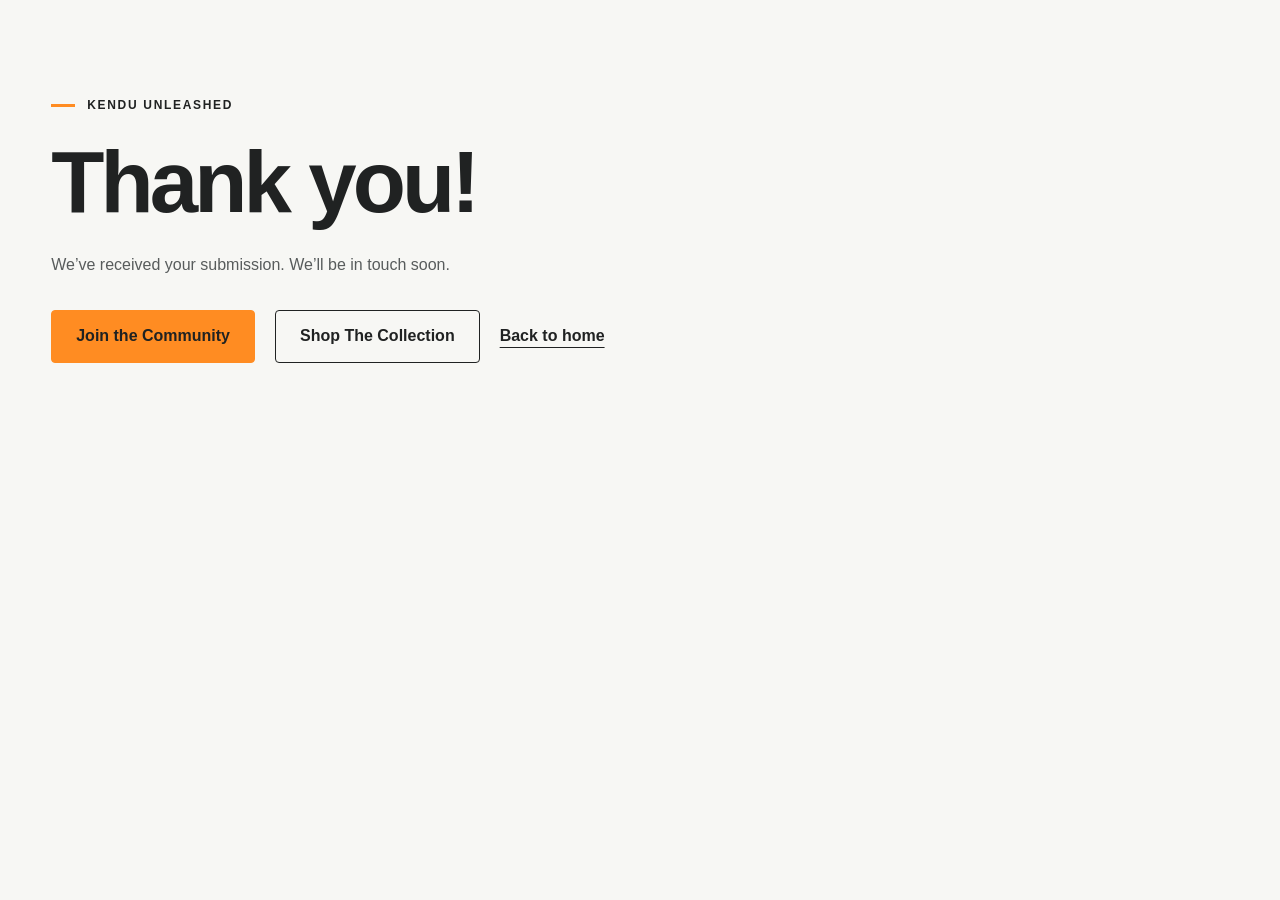
<file: thank-you.html>
<!doctype html>
<html lang="en">
  <head>
    <meta charset="utf-8" />
    <meta name="viewport" content="width=device-width, initial-scale=1" />
    <meta name="robots" content="noindex" />
    <title>Thank You · Kendu Unleashed</title>
    <link rel="icon" href="/assets/favicons/favicon.ico" />
    <link rel="stylesheet" href="/styles.css" />
  </head>
  <body>
    <main class="thank-you-page container">
      <p class="eyebrow">Kendu Unleashed</p>
      <h1>Thank you!</h1>
      <p>We’ve received your submission. We’ll be in touch soon.</p>
      <div class="cta-row">
        <a class="btn" href="/#community">Join the Community</a
        ><a class="btn alt" href="/#merch">Shop The Collection</a
        ><a class="text-link" href="/">Back to home</a>
      </div>
    </main>
  </body>
</html>
</file>
<file: styles.css>
/* ========================================
   DESIGN TOKENS — edit the visual system here
======================================== */
:root {
  --bg: #f7f7f4;
  --bg-dark: #181a1b;
  --surface: #fff;
  --surface-soft: #eeefeb;
  --text: #202222;
  --muted: #585c5c;
  --on-dark: #fff;
  --muted-dark: #d4d7d6;
  --accent: #ff8c22;
  --accent-link: #a34400;
  --glow: 0 5px 22px rgb(255 140 34 / 22%);
  --rule: #d7dad6;
  --focus: #a34400;
  --space-1: 0.25rem;
  --space-2: 0.5rem;
  --space-3: 0.75rem;
  --space-4: 1rem;
  --space-5: 1.25rem;
  --space-6: 1.5rem;
  --space-8: 2rem;
  --space-10: 2.5rem;
  --space-12: 3rem;
  --space-16: 4rem;
  --space-24: 6rem;
  --section-space: clamp(3.5rem, 7vw, 7rem);
  --container: 1280px;
  --gutter: clamp(1.25rem, 4vw, 4rem);
  --radius: 0.25rem;
  --shadow: 0 12px 36px rgb(0 0 0 / 8%);
  --h1: clamp(2.8rem, 6.8vw, 6.7rem);
  --h2: clamp(2rem, 4vw, 3.75rem);
  --h3: clamp(1.2rem, 2vw, 1.6rem);
  --body: clamp(1rem, 1.2vw, 1.125rem);
  --duration: 180ms;
  --nav-height: 76px;
}
/* ========================================
   BASE / SHARED COMPONENTS
======================================== */
* {
  box-sizing: border-box;
}
html {
  scroll-behavior: smooth;
  scroll-padding-top: calc(var(--nav-height) + var(--space-4));
}
body {
  margin: 0;
  background: var(--bg);
  color: var(--text);
  font:
    var(--body)/1.65 Arial,
    Helvetica,
    sans-serif;
}
[hidden] {
  display: none !important;
}
img {
  display: block;
  max-width: 100%;
  height: auto;
}
figure {
  margin: 0;
}
button,
input,
textarea,
select {
  font: inherit;
}
button,
summary {
  cursor: pointer;
}
a {
  color: var(--accent-link);
  text-underline-offset: 0.22em;
}
a:hover {
  text-decoration-thickness: 2px;
}
button,
a,
summary {
  -webkit-tap-highlight-color: transparent;
}
:focus-visible {
  outline: 3px solid var(--focus);
  outline-offset: 5px;
}
h1,
h2,
h3 {
  margin: 0 0 var(--space-6);
  line-height: 1.06;
  letter-spacing: -0.045em;
  text-wrap: balance;
}
h1 {
  font-size: var(--h1);
  font-weight: 900;
}
h2 {
  font-size: var(--h2);
  font-weight: 800;
}
h3 {
  font-size: var(--h3);
  line-height: 1.25;
  letter-spacing: -0.025em;
}
p {
  margin: 0 0 var(--space-5);
  color: var(--muted);
}
p:last-child {
  margin-bottom: 0;
}
.container {
  width: min(var(--container), calc(100% - var(--gutter) * 2));
  margin-inline: auto;
}
.section {
  padding-block: var(--section-space);
}
.section-inner {
  display: grid;
  gap: var(--space-10);
  align-items: center;
}
.section-copy {
  min-width: 0;
}
.section-copy > p {
  max-width: 68ch;
}
.eyebrow {
  font-size: 0.75rem;
  font-weight: 800;
  letter-spacing: 0.14em;
  text-transform: uppercase;
  color: var(--text);
  margin-bottom: var(--space-5);
}
.eyebrow::before {
  content: "";
  display: inline-block;
  width: 1.5rem;
  height: 3px;
  margin-right: var(--space-3);
  vertical-align: middle;
  background: var(--accent);
}
.cta-row {
  display: flex;
  align-items: center;
  flex-wrap: wrap;
  gap: var(--space-5);
  margin-top: var(--space-8);
}
.btn {
  display: inline-flex;
  align-items: center;
  justify-content: center;
  gap: var(--space-6);
  min-height: 48px;
  max-width: 100%;
  padding: var(--space-3) var(--space-6);
  border: 1px solid var(--accent);
  border-radius: var(--radius);
  background: var(--accent);
  color: var(--text);
  font-size: 1rem;
  font-weight: 700;
  text-decoration: none;
  transition:
    box-shadow var(--duration),
    background var(--duration);
}
.btn:hover {
  box-shadow: var(--glow);
}
.btn.alt {
  background: transparent;
  border-color: currentColor;
  color: inherit;
}
.text-link {
  display: inline-flex;
  align-items: center;
  gap: var(--space-4);
  min-height: 48px;
  padding: var(--space-2) 0;
  background: none;
  border: 0;
  color: inherit;
  font-weight: 700;
  text-underline-offset: 0.35em;
}
.feature-image {
  width: 100%;
  aspect-ratio: 4 / 3;
  object-fit: cover;
  border-radius: var(--radius);
}
.sponsor-list {
  padding-left: var(--space-5);
  margin-block: var(--space-5);
  color: var(--muted);
}
.sponsor-list li + li {
  margin-top: var(--space-3);
}
summary {
  min-height: 48px;
  padding-block: var(--space-3);
  font-weight: 700;
}
details[open] > summary {
  margin-bottom: var(--space-5);
}
.sr-only {
  position: absolute;
  width: 1px;
  height: 1px;
  padding: 0;
  margin: -1px;
  overflow: hidden;
  clip-path: inset(50%);
  white-space: nowrap;
  border: 0;
}
.skip-link {
  position: fixed;
  top: -100px;
  left: var(--space-4);
  z-index: 100;
  padding: var(--space-4);
  background: var(--surface);
}
.skip-link:focus {
  top: var(--space-4);
}
/* ========================================
   NAVIGATION — natural disclosure without JavaScript
======================================== */
.site-nav {
  position: sticky;
  top: 0;
  z-index: 20;
  background: var(--surface);
  border-bottom: 1px solid var(--rule);
}
.navwrap {
  min-height: var(--nav-height);
  display: flex;
  flex-wrap: wrap;
  align-items: center;
  justify-content: space-between;
  gap: var(--space-2);
}
.navbrand {
  display: flex;
  align-items: center;
  gap: var(--space-2);
  color: var(--text);
  text-decoration: none;
  font-weight: 900;
  font-size: 0.85rem;
  letter-spacing: -0.03em;
}
.navbrand img {
  width: 42px;
  height: 42px;
  object-fit: contain;
}
.navtoggle {
  display: none;
  width: 48px;
  height: 48px;
  align-items: center;
  justify-content: center;
  color: var(--text);
  border: 1px solid var(--rule);
  border-radius: var(--radius);
  background: var(--surface);
}
.js .navtoggle {
  display: inline-flex;
}
.hamburger,
.hamburger::before,
.hamburger::after {
  width: 20px;
  height: 2px;
  background: currentColor;
  display: block;
  position: relative;
}
.hamburger::before,
.hamburger::after {
  content: "";
  position: absolute;
  left: 0;
}
.hamburger::before {
  top: -6px;
}
.hamburger::after {
  top: 6px;
}
.navtoggle[aria-expanded="true"] .hamburger {
  background: transparent;
}
.navtoggle[aria-expanded="true"] .hamburger::before {
  top: 0;
  transform: rotate(45deg);
}
.navtoggle[aria-expanded="true"] .hamburger::after {
  top: 0;
  transform: rotate(-45deg);
}
.navlinks {
  width: 100%;
  display: grid;
  grid-template-columns: 1fr 1fr;
  gap: var(--space-2);
  padding-block: var(--space-4);
}
.navlinks a {
  display: flex;
  align-items: center;
  min-height: 48px;
  color: var(--text);
  font-size: 1rem;
  font-weight: 700;
  text-decoration: none;
  padding-inline: var(--space-2);
}
.navlinks a:hover,
.navlinks a.active {
  color: var(--accent-link);
}
.js .navlinks {
  display: none;
  position: absolute;
  top: 100%;
  left: 0;
  padding: var(--space-5) var(--gutter);
  background: var(--surface);
  border-bottom: 1px solid var(--rule);
  max-height: calc(100dvh - var(--nav-height));
  overflow-y: auto;
  box-shadow: var(--shadow);
}
.js .navlinks.open {
  display: grid;
}
/* ========================================
   HOME / HERO — edit per-image crops here if needed
======================================== */
.hero {
  background: var(--bg-dark);
  color: var(--on-dark);
  --focus: var(--accent);
}
.hero-slides {
  position: relative;
  height: clamp(290px, 78vw, 480px);
  background: var(--surface-soft);
}
.hero-slide {
  position: absolute;
  inset: 0;
}
.hero-slide img {
  width: 100%;
  height: 100%;
  object-fit: contain;
  object-position: center;
}
.hero-content {
  padding-block: var(--space-8);
}
.hero .eyebrow {
  color: var(--muted-dark);
}
.hero h1 {
  max-width: 12ch;
  font-size: clamp(2.65rem, 7.5vw, 5.5rem);
  line-height: 0.98;
  letter-spacing: -0.045em;
}
.hero h1 span {
  color: var(--on-dark);
}
.hero-intro {
  color: var(--muted-dark);
  max-width: 34ch;
}
.hero-bar {
  display: flex;
  flex-wrap: wrap;
  align-items: center;
  justify-content: space-between;
  gap: var(--space-3);
  padding-block: var(--space-4);
  border-top: 1px solid rgb(255 255 255 / 25%);
}
.hero-caption {
  color: var(--muted-dark);
  font-size: 0.8rem;
  margin: 0;
}
.carousel-controls {
  display: flex;
  align-items: center;
  gap: var(--space-1);
}
.carousel-controls button {
  display: grid;
  place-items: center;
  min-width: 44px;
  height: 44px;
  border: 0;
  color: var(--on-dark);
  background: transparent;
  font-size: 1.15rem;
}
.carousel-controls button:hover {
  background: rgb(255 255 255 / 12%);
}
.carousel-dots {
  display: flex;
}
.carousel-dots button {
  width: 44px;
}
.carousel-dots button::after {
  content: "";
  width: 6px;
  height: 6px;
  border-radius: 50%;
  background: var(--muted-dark);
}
.carousel-dots button[aria-current="true"]::after {
  background: var(--accent);
  width: 18px;
  border-radius: 8px;
}
.carousel-controls .carousel-pause {
  font-size: 0.8rem;
  min-width: 44px;
}
/* ========================================
   ABOUT / BRAND
======================================== */
.about-section .feature-image {
  aspect-ratio: auto;
  width: min(100%, 390px);
  max-height: 560px;
  object-fit: contain;
  margin-inline: auto;
}
.brand-story {
  border-top: 1px solid var(--rule);
  border-bottom: 1px solid var(--rule);
}
/* ========================================
   ATHLETES — duplicate athlete-card for future profiles
======================================== */
.athletes-section {
  background: var(--surface);
}
.section-heading {
  display: flex;
  align-items: end;
  justify-content: space-between;
  flex-wrap: wrap;
  gap: var(--space-6);
  margin-bottom: var(--space-8);
}
.section-heading h2 {
  margin-bottom: 0;
}
.section-heading > p {
  margin: 0;
}
.athletes-section .section-inner {
  gap: 0;
}
.athlete-roster {
  display: grid;
  gap: var(--space-10);
}
.athlete-list {
  display: grid;
  align-content: start;
}
.athlete-card {
  min-width: 0;
}
.athlete-photo {
  width: 100%;
  height: auto;
  object-fit: contain;
}
.athlete-copy {
  padding-block: var(--space-5);
}
.athlete-copy h3 {
  font-size: 2rem;
  margin-bottom: var(--space-1);
}
.athlete-location {
  font-size: 0.9rem;
  margin: 0;
}
.athlete-sport {
  font-size: 0.8rem;
  font-weight: 700;
  color: var(--accent-link);
  margin: 0 0 var(--space-2);
}
.athlete-card--featured .athlete-copy h3 {
  font-size: 3rem;
}
.athlete-list .athlete-card {
  border-top: 1px solid var(--rule);
}
.athlete-list .athlete-card:last-child {
  border-bottom: 1px solid var(--rule);
}
.athlete-list .athlete-copy {
  display: flex;
  align-items: center;
  justify-content: space-between;
  gap: var(--space-4);
}
.athlete-list .athlete-sport {
  text-align: right;
  margin: 0;
}
.athlete-list .athlete-photo {
  width: min(100%, 480px);
  margin-top: var(--space-5);
}
/* ========================================
   CULTURE / IN MOTION — full frames retain image credits
======================================== */
.culture-section {
  background: var(--bg);
}
.culture-grid {
  display: grid;
  gap: var(--space-8);
  align-items: center;
}
.culture-photo {
  width: 100%;
  height: auto;
}
.culture-grid figcaption,
.event-photo figcaption {
  font-size: 0.85rem;
  color: var(--muted);
  padding-top: var(--space-3);
}
.brand-panorama {
  margin-top: var(--space-12);
}
.brand-panorama img {
  width: 100%;
  height: auto;
}

/* ========================================
   EVENTS
======================================== */
.events-section {
  border-top: 1px solid var(--rule);
}
.events-section .feature-image {
  aspect-ratio: auto;
  max-height: 600px;
  object-fit: contain;
}
/* ========================================
   MERCH
======================================== */
.merch-section {
  background: var(--surface-soft);
}
.merch-section .section-inner {
  gap: var(--space-8);
}
.product-grid {
  display: grid;
  grid-template-columns: repeat(2, minmax(0, 1fr));
  gap: var(--space-5);
}
.product-card {
  color: var(--text);
  text-decoration: none;
  min-width: 0;
}
.product-media {
  background: var(--surface);
  margin-bottom: var(--space-5);
  border-radius: var(--radius);
  overflow: hidden;
}
.product-media img {
  width: 100%;
  aspect-ratio: 1;
  object-fit: contain;
  transition: transform var(--duration);
}
.product-card:hover img {
  transform: scale(1.025);
}
.product-name {
  display: flex;
  justify-content: space-between;
  gap: var(--space-2);
  font-size: 1rem;
  margin: 0;
}
.product-name span {
  flex-shrink: 0;
}
/* ========================================
   SPONSORSHIPS
======================================== */
.tiers-grid {
  display: grid;
  gap: var(--space-6);
}
.tiers-grid .section-copy {
  background: var(--surface);
  padding: var(--space-8);
  border-top: 3px solid var(--text);
}
.tiers-grid .gold {
  border-top-color: var(--accent);
}
.tiers-grid p {
  font-size: 1rem;
}
/* ========================================
   COMMUNITY / STORIES DIRECTORY
======================================== */
.community-section {
  background: var(--surface);
}
.community-section .section-copy {
  width: 100%;
}
.community-directory {
  margin-top: var(--space-10);
  border-top: 1px solid var(--rule);
  border-bottom: 1px solid var(--rule);
}
.community-directory > summary {
  padding-block: var(--space-6);
  font-size: var(--h3);
}
.community-directory > summary span {
  display: block;
  font-size: 0.9rem;
  font-weight: 400;
  color: var(--muted);
  margin-top: var(--space-2);
}
.community-directory h3 {
  font-size: 1.75rem;
}
.brand-card h4 {
  font-size: var(--h3);
  line-height: 1.25;
  margin: 0 0 var(--space-5);
  letter-spacing: -0.025em;
}
.brand-grid {
  display: grid;
  gap: var(--space-8);
  padding-block: var(--space-5);
}
.brand-card {
  min-width: 0;
  border-top: 1px solid var(--rule);
  padding-top: var(--space-6);
}
.brand-card img {
  width: 100%;
  height: 130px;
  object-fit: contain;
  object-position: left center;
  margin-bottom: var(--space-5);
}
.brand-card p {
  font-size: 1rem;
  overflow-wrap: anywhere;
}
hr.section {
  border: 0;
  border-top: 1px solid var(--rule);
  padding: 0;
  margin-block: var(--space-10);
}
/* ========================================
   CONTACT / APPLICATION / FORMS
======================================== */
.contact-section .section-copy {
  width: min(720px, 100%);
  margin-inline: auto;
}
.netlify-form {
  display: grid;
  gap: var(--space-2);
  max-width: 720px;
  margin-top: var(--space-8);
}
.netlify-form label {
  font-size: 0.9rem;
  font-weight: 700;
  margin-top: var(--space-3);
}
input,
select,
textarea {
  width: 100%;
  min-width: 0;
  min-height: 48px;
  padding: var(--space-3);
  border: 1px solid var(--muted);
  border-radius: var(--radius);
  background: var(--surface);
  color: var(--text);
  font-size: 1rem;
}
textarea {
  resize: vertical;
}
.netlify-form .cta-row {
  margin-top: var(--space-4);
}
.form-status {
  font-size: 1rem;
}
.form-status:empty {
  display: none;
}
.btn:disabled {
  cursor: wait;
  opacity: 0.65;
}
.contact-addresses {
  margin-top: var(--space-8);
  overflow-wrap: anywhere;
  font-size: 0.9rem;
}
.application-section {
  background: var(--surface-soft);
}
.application-section .section-copy {
  width: min(720px, 100%);
  margin-inline: auto;
}
/* ========================================
   KENDU ENERGY — partner feature, not athlete endorsement
======================================== */
.energy-section {
  background: var(--bg-dark);
  color: var(--on-dark);
  --focus: var(--accent);
}
.energy-section p {
  color: var(--muted-dark);
}
.energy-media {
  border-radius: var(--radius);
  overflow: hidden;
}
.energy-media img {
  width: 100%;
  max-height: 640px;
  object-fit: contain;
}
/* ========================================
   THANK-YOU / FOOTER
======================================== */
dialog {
  max-width: min(600px, calc(100% - 2.5rem));
  max-height: 85dvh;
  overflow-y: auto;
  padding: clamp(1.5rem, 5vw, 3rem);
  border: 0;
  border-radius: var(--radius);
  background: var(--surface);
  color: var(--text);
  box-shadow: var(--shadow);
}
dialog::backdrop {
  background: rgb(0 0 0 / 65%);
}
#thanks-close {
  margin-top: var(--space-6);
}
.thank-you-page {
  padding-block: var(--space-24);
}
footer {
  padding-block: var(--space-12);
  background: var(--surface);
}
.footerwrap {
  display: flex;
  flex-wrap: wrap;
  align-items: center;
  justify-content: space-between;
  gap: var(--space-8);
}
.footerwrap strong {
  font-size: 1.2rem;
  font-weight: 900;
}
.footerwrap p {
  margin-top: var(--space-2);
}
.copyright {
  font-size: 0.8rem;
}
.social {
  display: flex;
  flex-wrap: wrap;
  gap: var(--space-4);
}
.social a {
  display: flex;
  align-items: center;
  gap: var(--space-2);
  min-height: 48px;
  color: var(--text);
  font-size: 0.85rem;
}
/* ========================================
   RESPONSIVE LAYOUTS — mobile styles above are the default
======================================== */
@media (min-width: 600px) {
  .brand-grid {
    grid-template-columns: repeat(2, minmax(0, 1fr));
  }
  .hero-bar {
    flex-wrap: nowrap;
  }
  .culture-grid {
    grid-template-columns: 1.25fr 0.75fr;
    gap: var(--space-10);
  }
}
@media (min-width: 900px) {
  .hero {
    display: grid;
    grid-template-columns: 0.85fr 1.15fr;
  }
  .hero-slides {
    grid-column: 2;
    grid-row: 1;
    height: clamp(500px, 44vw, 650px);
  }
  .hero-content {
    grid-column: 1;
    grid-row: 1;
    align-self: center;
    width: auto;
    margin: 0;
    padding: var(--space-12) var(--gutter);
  }
  .hero h1 {
    font-size: clamp(2.7rem, 4.65vw, 5.5rem);
  }
  .hero-bar {
    grid-column: 1 / -1;
  }
  .about-section .section-inner,
  .events-section .section-inner,
  .energy-section .section-inner {
    grid-template-columns: 1fr 1fr;
    gap: var(--space-24);
  }
  .athlete-roster {
    grid-template-columns: 1.1fr 1fr;
    gap: var(--space-16);
    align-items: start;
  }
  .tiers-grid,
  .brand-grid {
    grid-template-columns: repeat(3, minmax(0, 1fr));
  }
  .product-grid {
    grid-template-columns: repeat(4, minmax(0, 1fr));
  }
}

@media (min-width: 1440px) {
  .js .navtoggle {
    display: none;
  }
  .navwrap {
    flex-wrap: nowrap;
  }
  .js .navlinks,
  .navlinks {
    position: static;
    width: auto;
    display: flex;
    flex-wrap: wrap;
    gap: var(--space-2);
    padding: 0;
    box-shadow: none;
    border: 0;
    overflow: visible;
  }
  .navlinks a {
    font-size: 0.8rem;
    padding-inline: var(--space-2);
  }
}
@media (prefers-reduced-motion: reduce) {
  html {
    scroll-behavior: auto;
  }
  *,
  *::before,
  *::after {
    transition: none !important;
    animation: none !important;
  }
}
</file>
